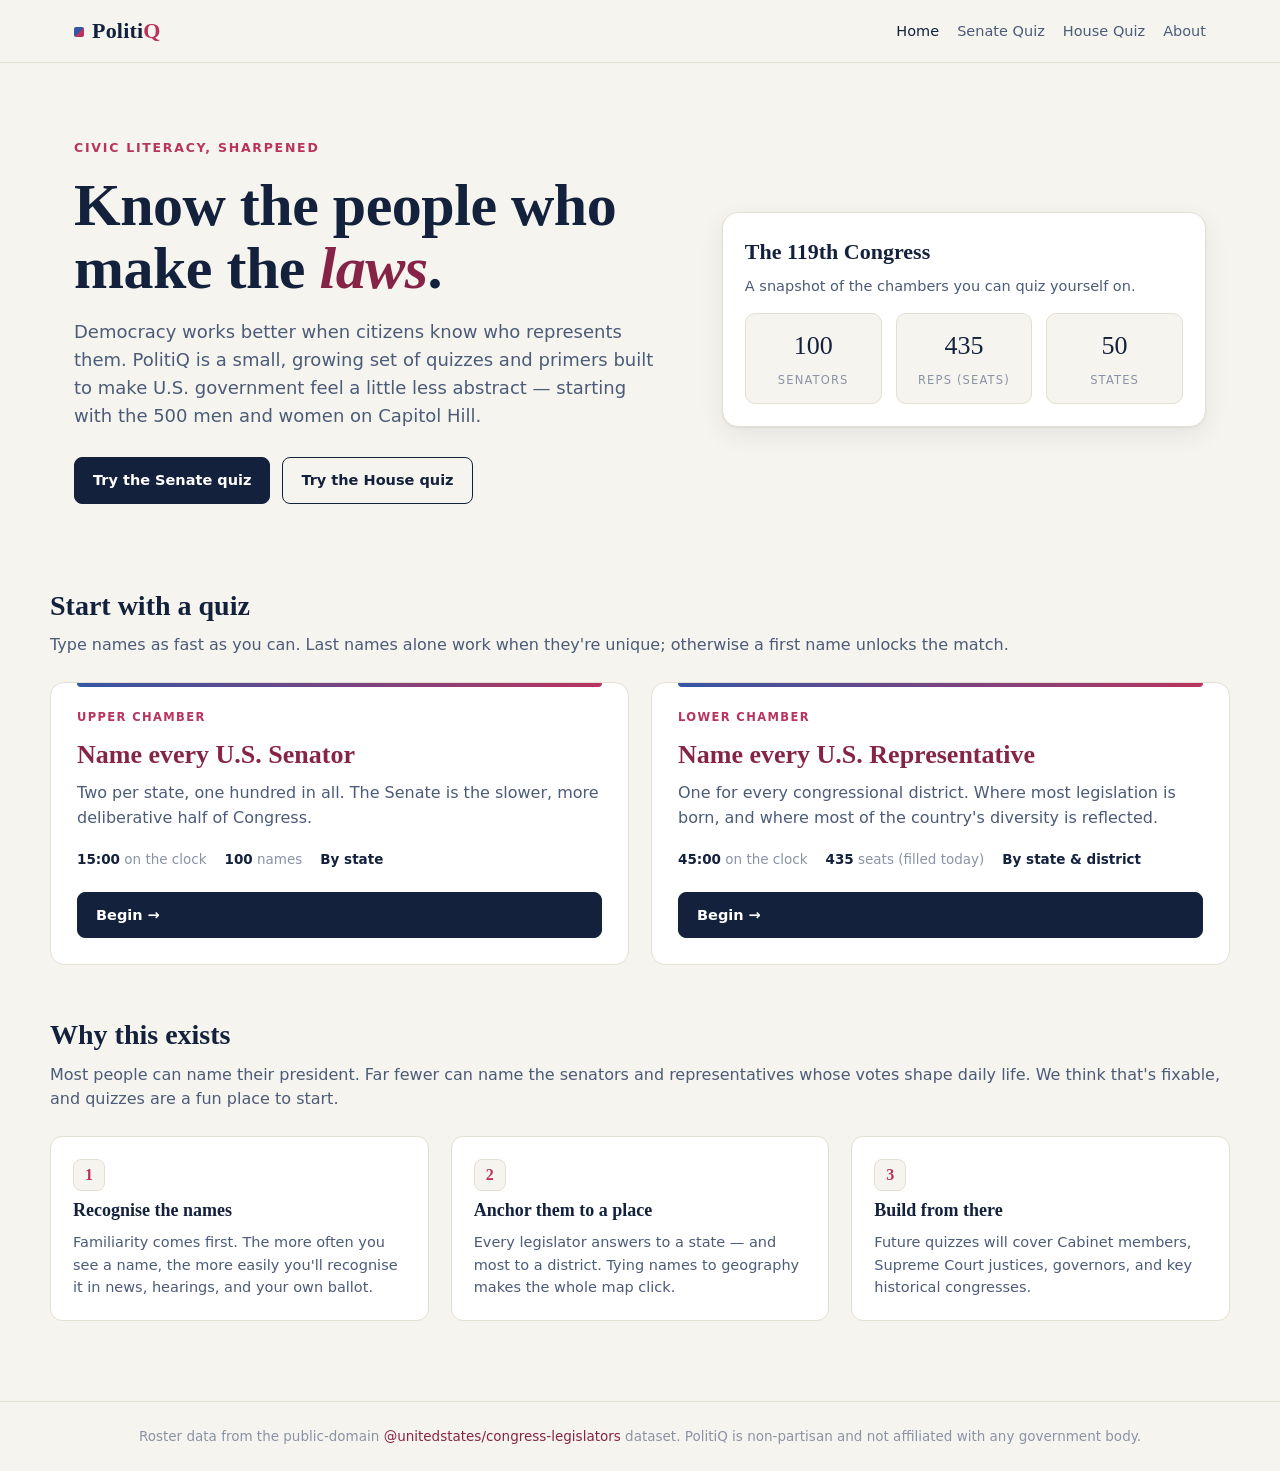
<file: index.html>
<!DOCTYPE html>
<html lang="en">
<head>
  <meta charset="utf-8" />
  <meta name="viewport" content="width=device-width, initial-scale=1" />
  <title>PolitiQ — Know Your Government</title>
  <meta name="description" content="Civic literacy quizzes and resources. Start by naming every U.S. Senator and Representative against the clock." />
  <link rel="stylesheet" href="assets/styles.css" />
</head>
<body>
  <header class="site-header">
    <div class="nav">
      <a href="index.html" class="brand" aria-label="PolitiQ home">
        <span class="brand-mark" aria-hidden="true"></span>
        <span class="brand-name">Politi<em>Q</em></span>
      </a>
      <nav class="nav-links" aria-label="Primary">
        <a href="index.html" class="active">Home</a>
        <a href="senators.html">Senate Quiz</a>
        <a href="house.html">House Quiz</a>
        <a href="#about">About</a>
      </nav>
    </div>
  </header>

  <main>
    <section class="hero">
      <div class="container hero-grid">
        <div>
          <span class="eyebrow">Civic literacy, sharpened</span>
          <h1>Know the people who make the <em>laws</em>.</h1>
          <p class="lead">
            Democracy works better when citizens know who represents them.
            PolitiQ is a small, growing set of quizzes and primers built to make
            U.S. government feel a little less abstract — starting with the
            500 men and women on Capitol Hill.
          </p>
          <div class="hero-actions">
            <a href="senators.html" class="btn">Try the Senate quiz</a>
            <a href="house.html" class="btn secondary">Try the House quiz</a>
          </div>
        </div>
        <aside class="hero-card" aria-label="The 119th Congress at a glance">
          <h3>The 119th Congress</h3>
          <p class="muted">A snapshot of the chambers you can quiz yourself on.</p>
          <div class="stat-row">
            <div class="stat"><span class="num">100</span><span class="label">Senators</span></div>
            <div class="stat"><span class="num">435</span><span class="label">Reps (seats)</span></div>
            <div class="stat"><span class="num">50</span><span class="label">States</span></div>
          </div>
        </aside>
      </div>
    </section>

    <section class="section container" id="quizzes">
      <h2>Start with a quiz</h2>
      <p class="sub">Type names as fast as you can. Last names alone work when they're unique; otherwise a first name unlocks the match.</p>
      <div class="cards">
        <a class="card" href="senators.html">
          <span class="accent-bar" aria-hidden="true"></span>
          <span class="tag">Upper chamber</span>
          <h3>Name every U.S. Senator</h3>
          <p>Two per state, one hundred in all. The Senate is the slower, more deliberative half of Congress.</p>
          <div class="card-meta">
            <span><strong>15:00</strong> on the clock</span>
            <span><strong>100</strong> names</span>
            <span><strong>By state</strong></span>
          </div>
          <span class="btn">Begin →</span>
        </a>
        <a class="card" href="house.html">
          <span class="accent-bar" aria-hidden="true"></span>
          <span class="tag">Lower chamber</span>
          <h3>Name every U.S. Representative</h3>
          <p>One for every congressional district. Where most legislation is born, and where most of the country's diversity is reflected.</p>
          <div class="card-meta">
            <span><strong>45:00</strong> on the clock</span>
            <span><strong>435</strong> seats (filled today)</span>
            <span><strong>By state &amp; district</strong></span>
          </div>
          <span class="btn">Begin →</span>
        </a>
      </div>
    </section>

    <section class="section container" id="about">
      <h2>Why this exists</h2>
      <p class="sub">Most people can name their president. Far fewer can name the senators and representatives whose votes shape daily life. We think that's fixable, and quizzes are a fun place to start.</p>
      <div class="pillars">
        <div class="pillar">
          <div class="icon" aria-hidden="true">1</div>
          <h4>Recognise the names</h4>
          <p>Familiarity comes first. The more often you see a name, the more easily you'll recognise it in news, hearings, and your own ballot.</p>
        </div>
        <div class="pillar">
          <div class="icon" aria-hidden="true">2</div>
          <h4>Anchor them to a place</h4>
          <p>Every legislator answers to a state — and most to a district. Tying names to geography makes the whole map click.</p>
        </div>
        <div class="pillar">
          <div class="icon" aria-hidden="true">3</div>
          <h4>Build from there</h4>
          <p>Future quizzes will cover Cabinet members, Supreme Court justices, governors, and key historical congresses.</p>
        </div>
      </div>
    </section>
  </main>

  <footer class="site-footer">
    <div class="container">
      Roster data from the public-domain
      <a href="https://github.com/unitedstates/congress-legislators" target="_blank" rel="noopener">@unitedstates/congress-legislators</a> dataset.
      PolitiQ is non-partisan and not affiliated with any government body.
    </div>
  </footer>
</body>
</html>
</file>
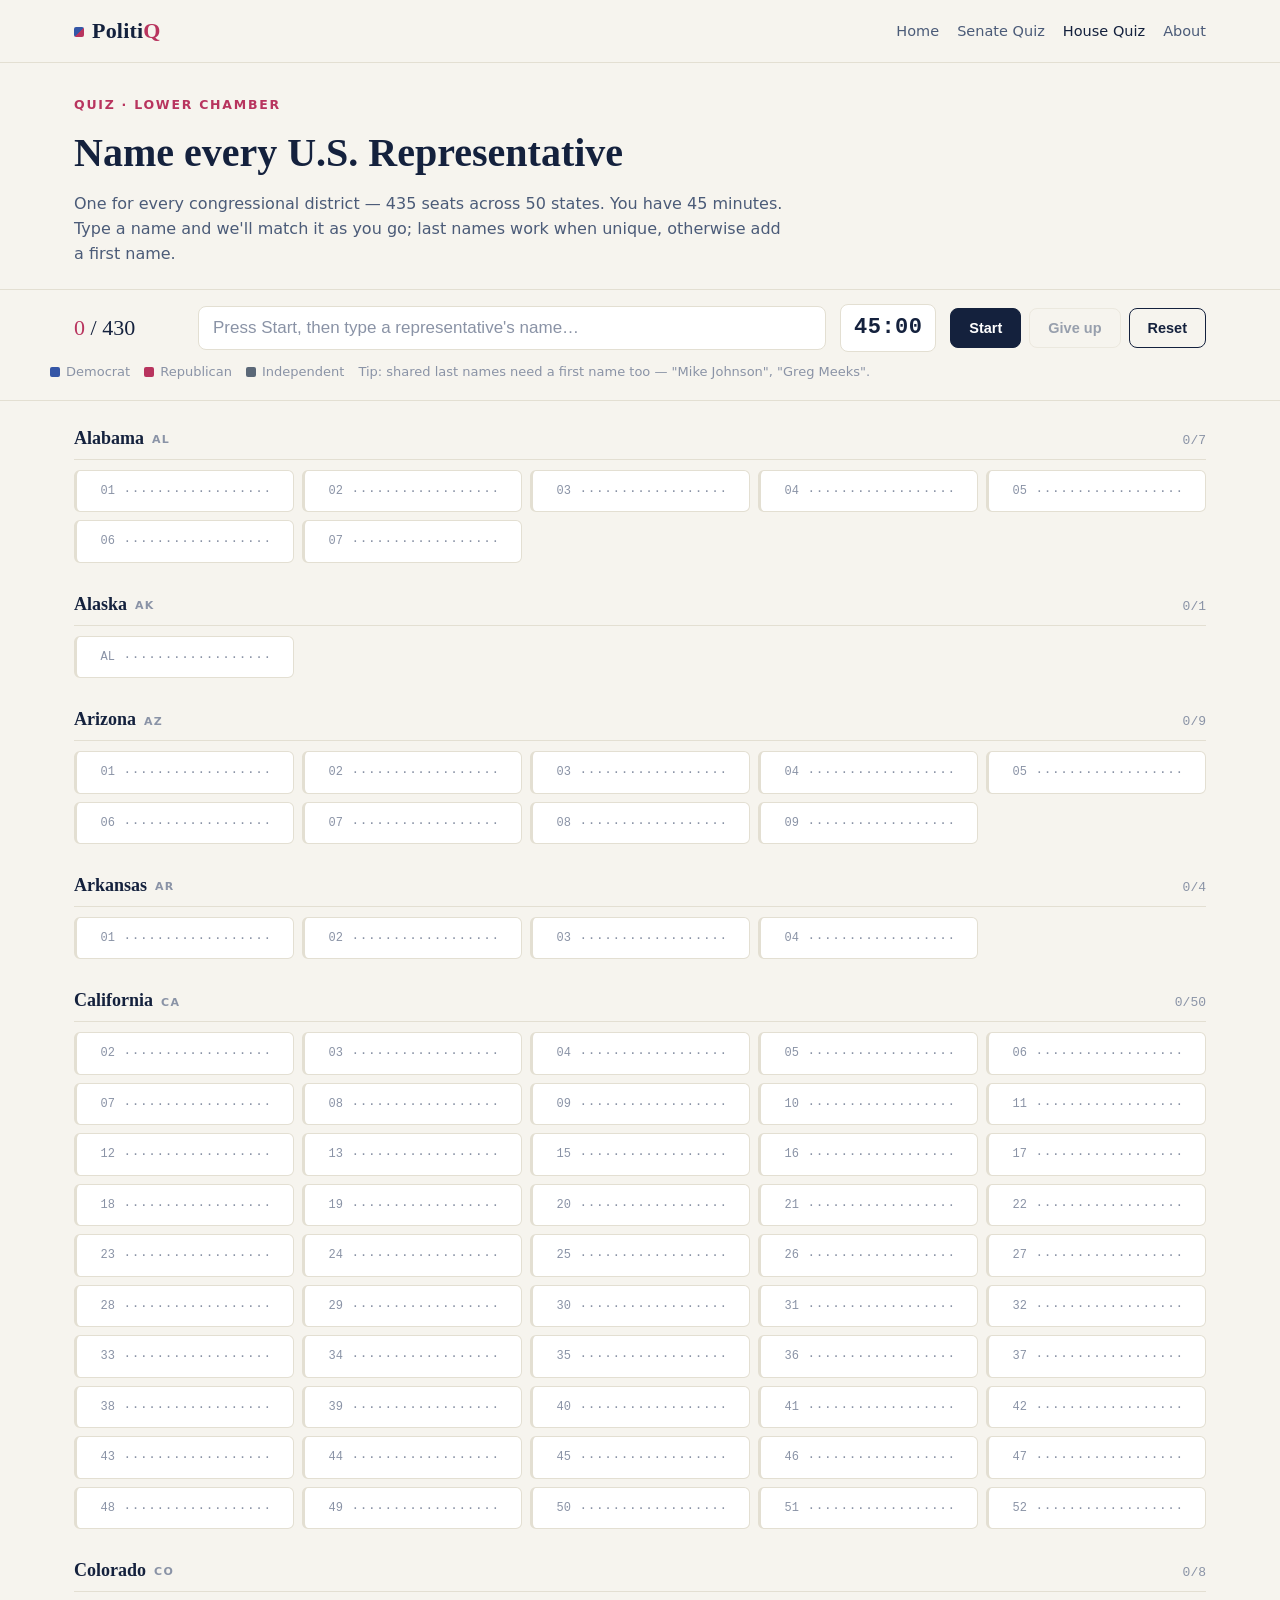
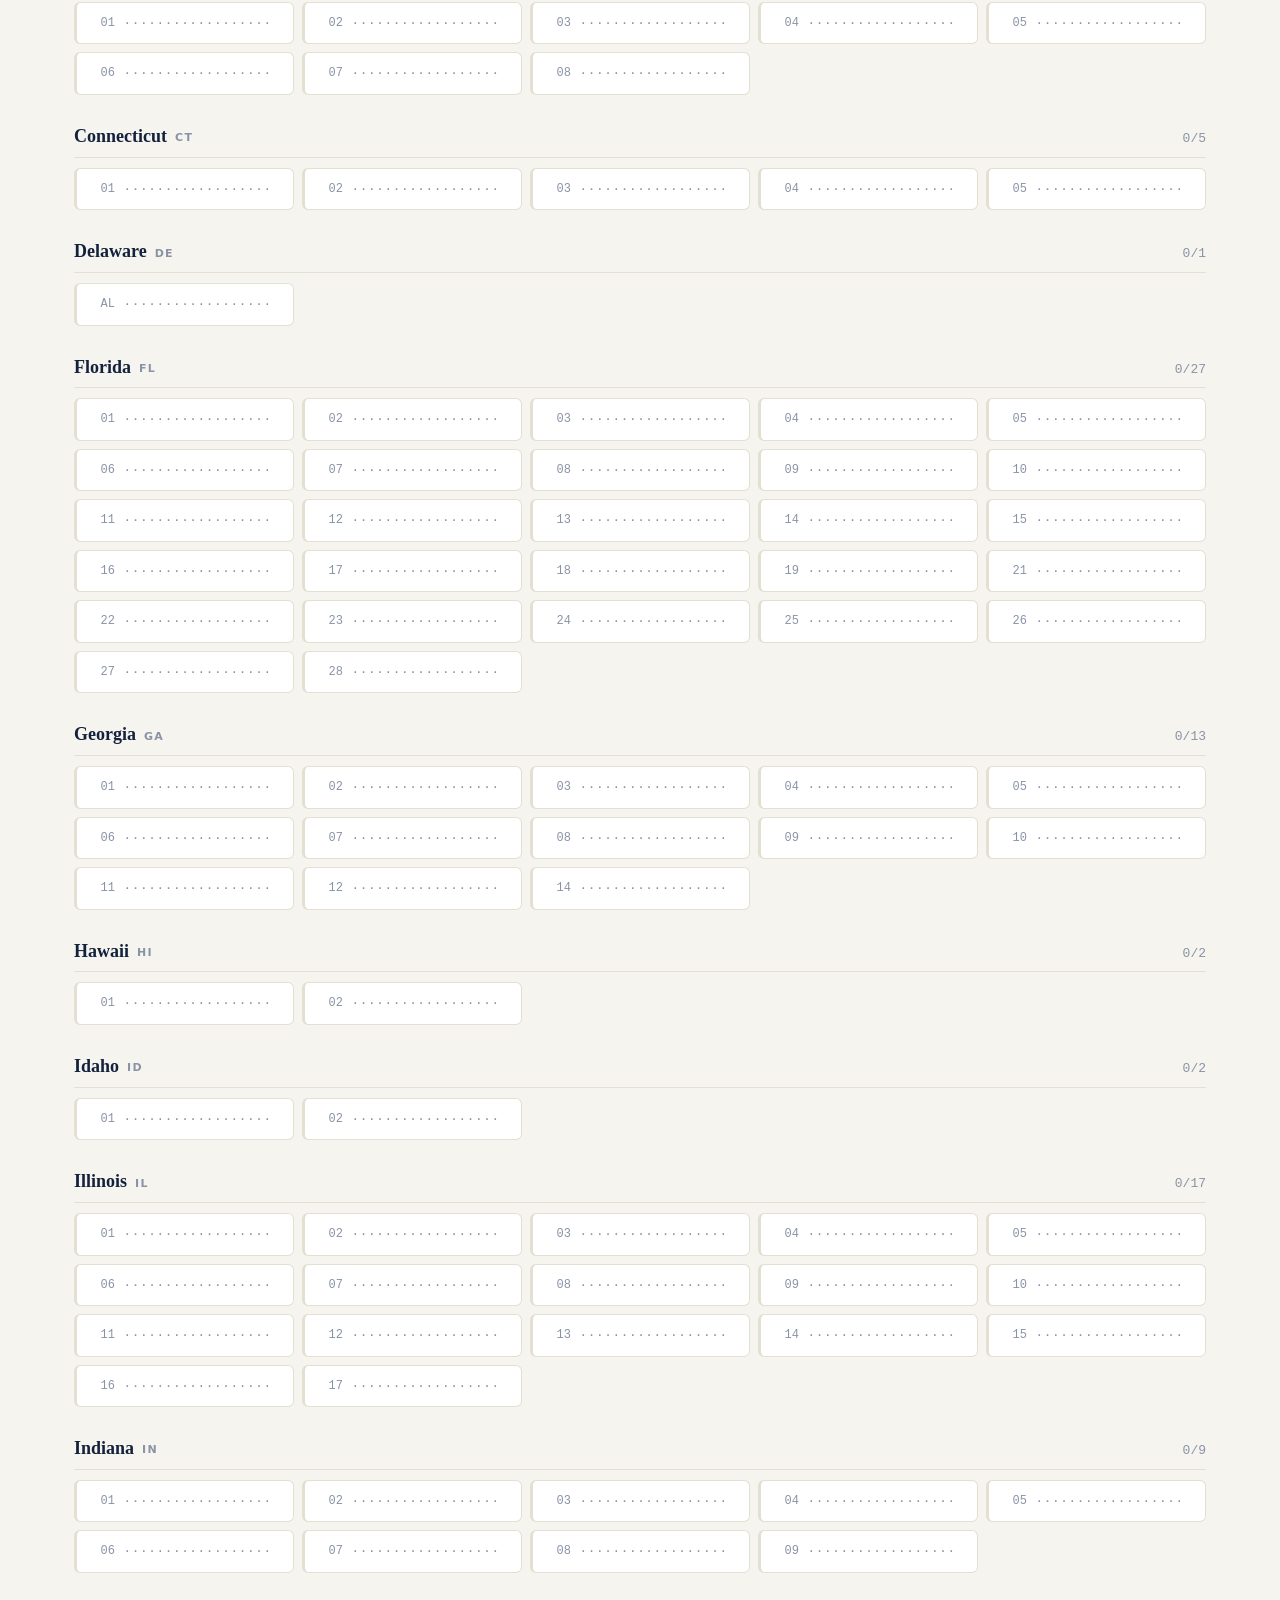
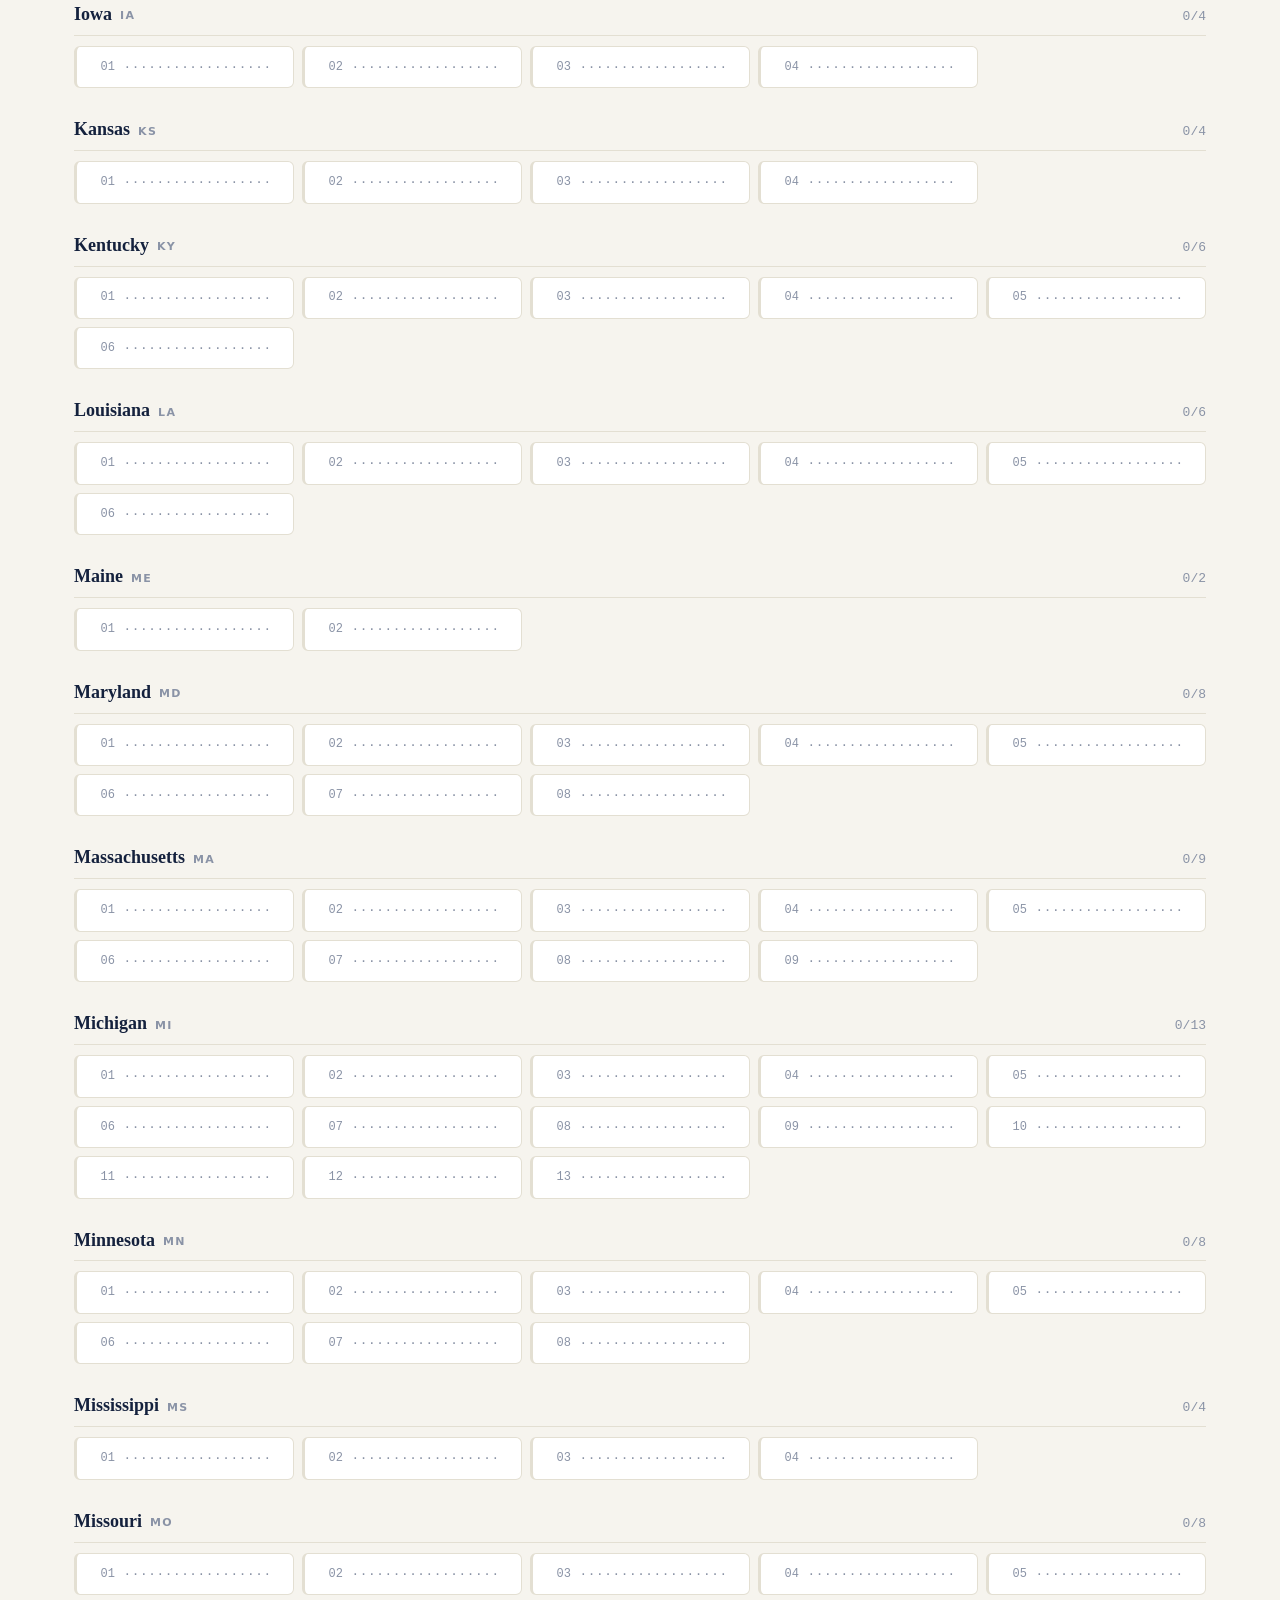
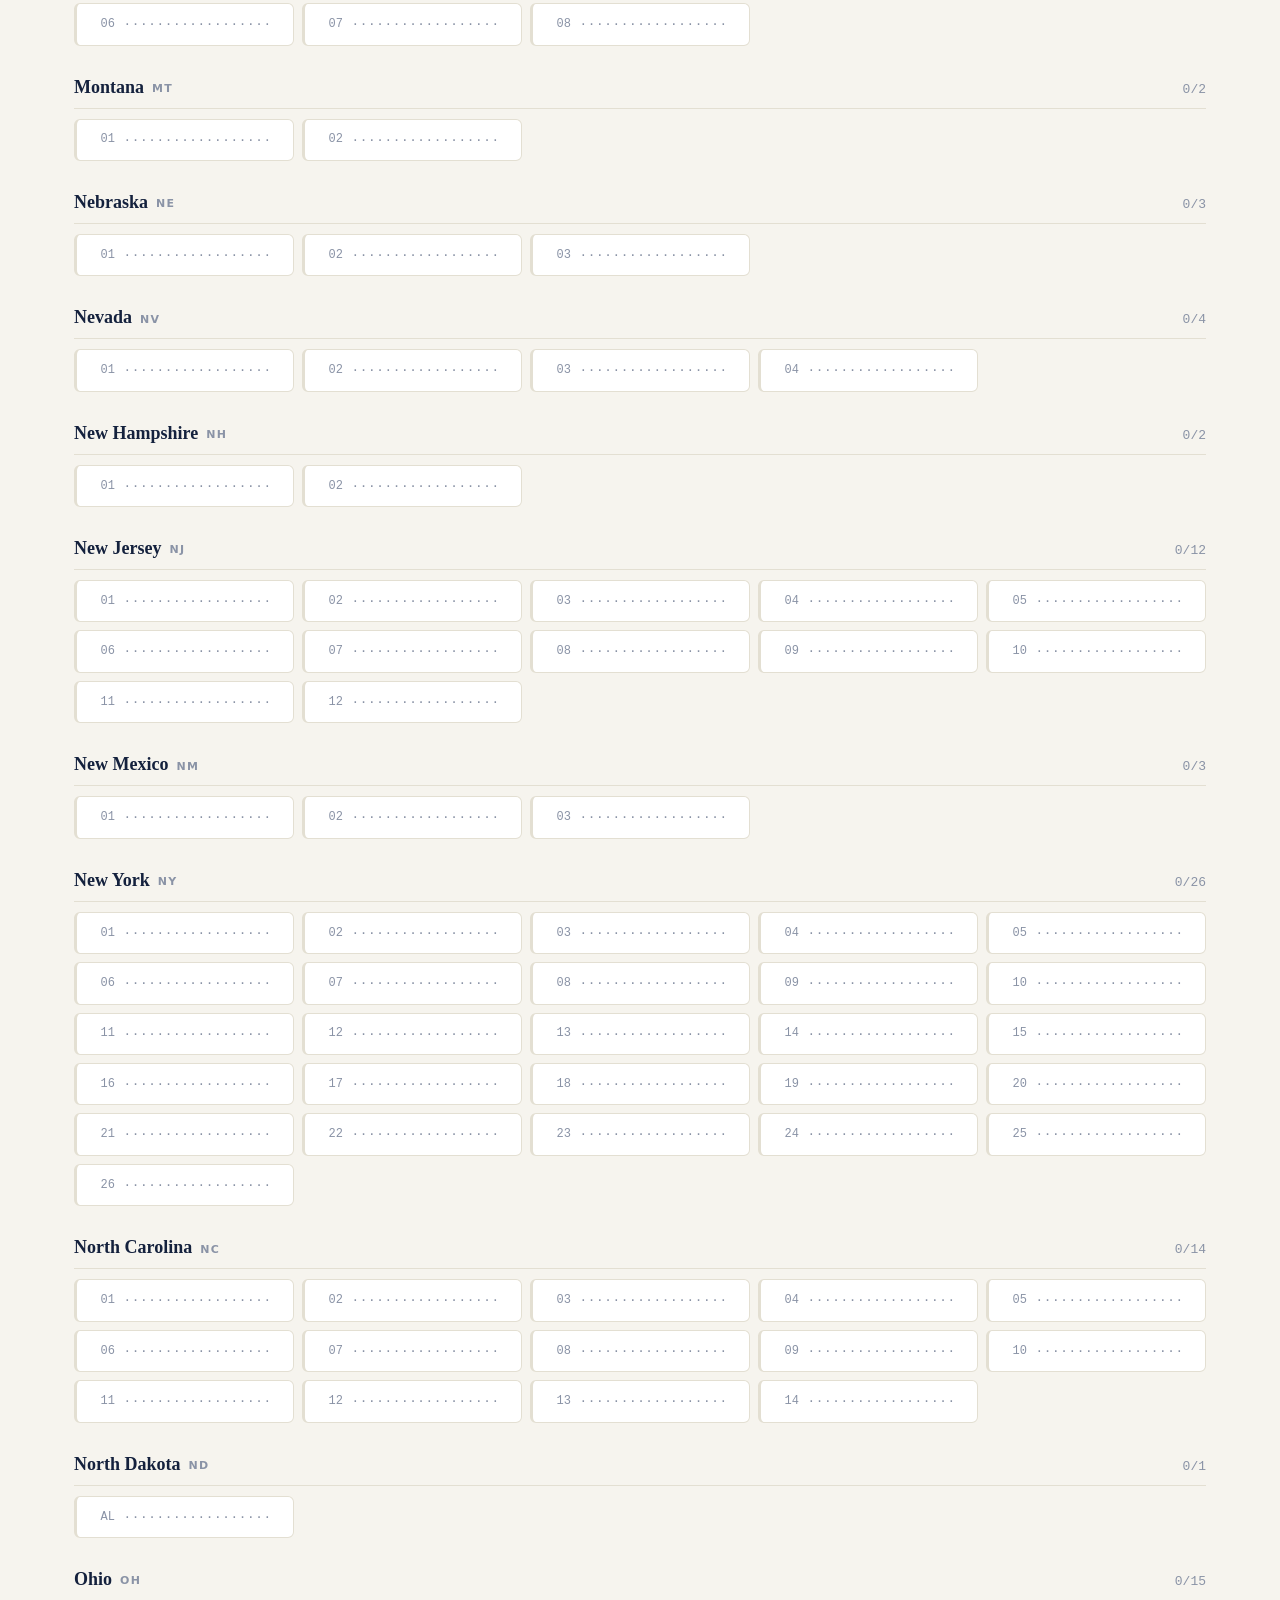
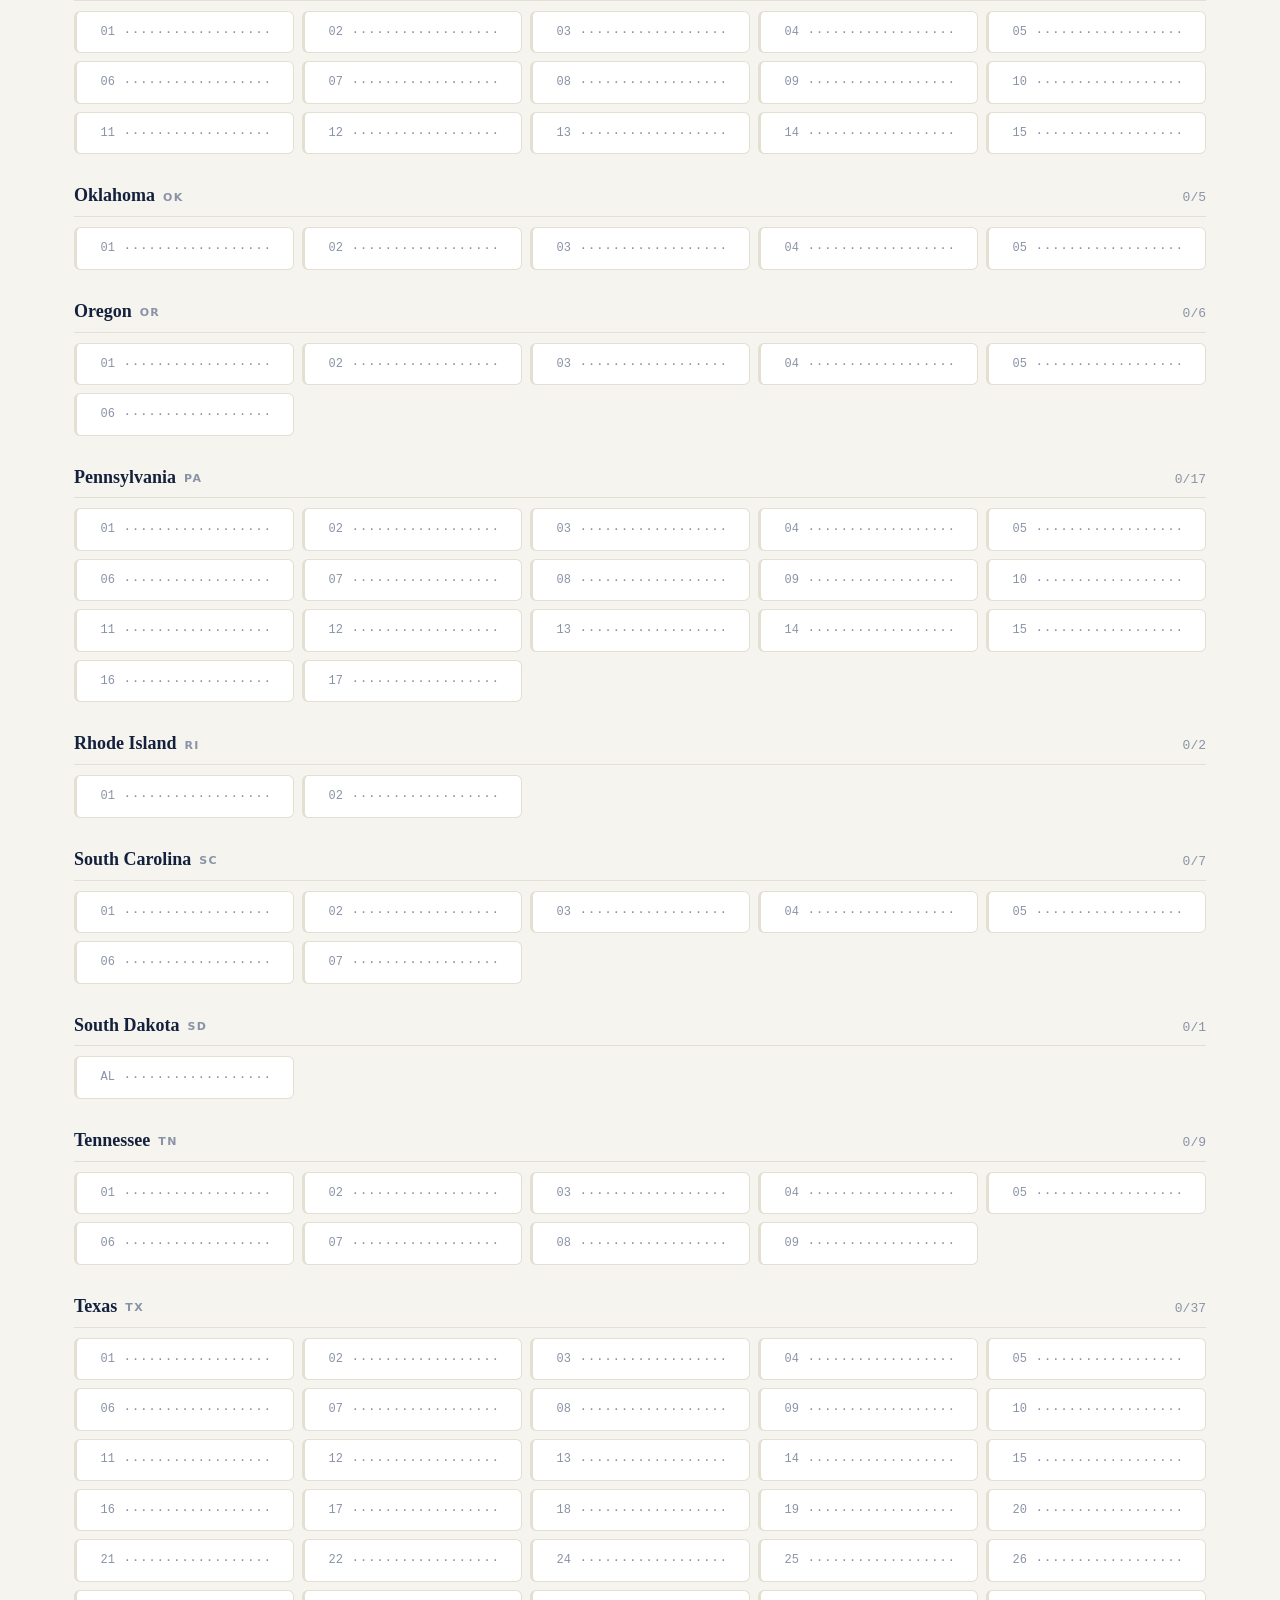
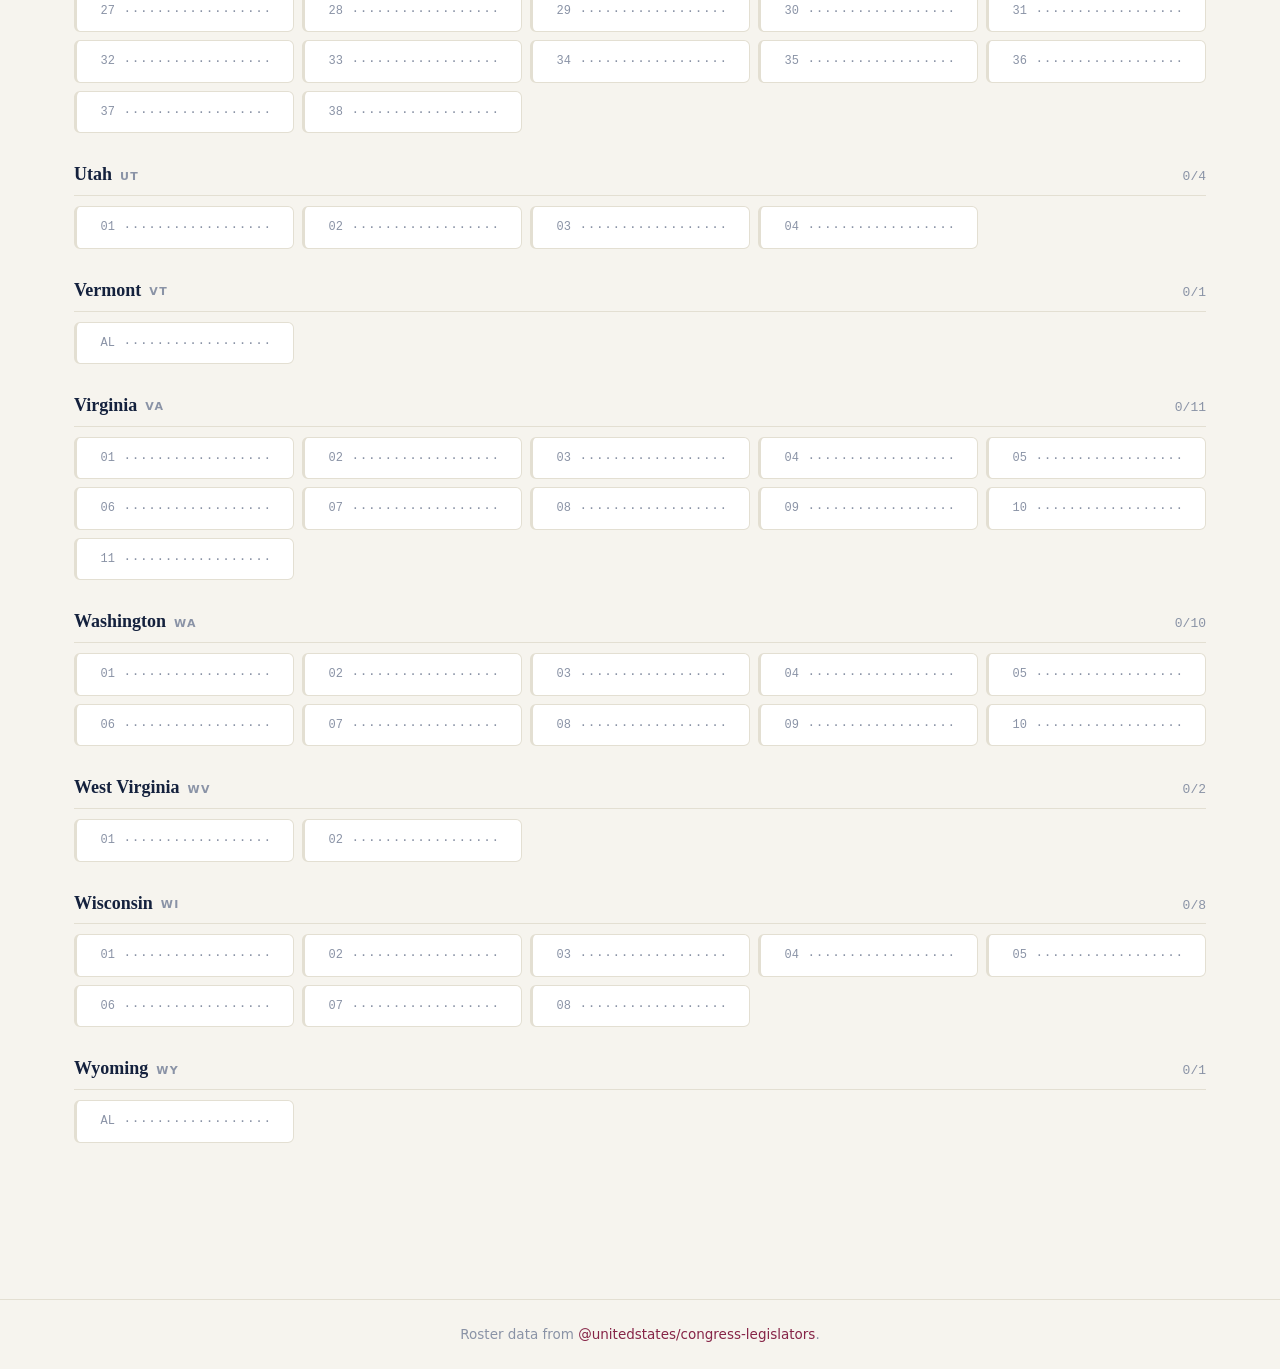
<file: house.html>
<!DOCTYPE html>
<html lang="en">
<head>
  <meta charset="utf-8" />
  <meta name="viewport" content="width=device-width, initial-scale=1" />
  <title>House Quiz — PolitiQ</title>
  <meta name="description" content="Name every current U.S. Representative in 45 minutes." />
  <link rel="stylesheet" href="assets/styles.css" />
</head>
<body>
  <header class="site-header">
    <div class="nav">
      <a href="index.html" class="brand" aria-label="PolitiQ home">
        <span class="brand-mark" aria-hidden="true"></span>
        <span class="brand-name">Politi<em>Q</em></span>
      </a>
      <nav class="nav-links" aria-label="Primary">
        <a href="index.html">Home</a>
        <a href="senators.html">Senate Quiz</a>
        <a href="house.html" class="active">House Quiz</a>
        <a href="index.html#about">About</a>
      </nav>
    </div>
  </header>

  <main>
    <section class="quiz-head">
      <div class="container">
        <span class="eyebrow">Quiz · Lower chamber</span>
        <h1>Name every U.S. Representative</h1>
        <p>One for every congressional district — 435 seats across 50 states. You have 45 minutes. Type a name and we'll match it as you go; last names work when unique, otherwise add a first name.</p>
      </div>
    </section>

    <section class="quiz-bar">
      <div class="container quiz-bar-inner">
        <div class="score" aria-live="polite"><em id="score">0</em> / <span id="total">435</span></div>
        <input id="quiz-input" class="quiz-input" type="text" autocomplete="off" autocorrect="off" autocapitalize="off" spellcheck="false" placeholder="Press Start, then type a representative's name…" disabled />
        <div class="timer" id="timer" aria-live="off">45:00</div>
        <div class="quiz-actions">
          <button id="btn-start" class="btn">Start</button>
          <button id="btn-giveup" class="btn ghost" disabled>Give up</button>
          <button id="btn-reset" class="btn secondary">Reset</button>
        </div>
      </div>
      <div class="container quiz-meta">
        <span class="legend"><span class="swatch d"></span>Democrat</span>
        <span class="legend"><span class="swatch r"></span>Republican</span>
        <span class="legend"><span class="swatch i"></span>Independent</span>
        <span>Tip: shared last names need a first name too — "Mike Johnson", "Greg Meeks".</span>
      </div>
    </section>

    <section class="quiz-board">
      <div class="container" id="board"></div>
    </section>
  </main>

  <div class="modal-backdrop" id="modal-backdrop" role="dialog" aria-modal="true" aria-labelledby="modal-title">
    <div class="modal">
      <h2 id="modal-title">Time's up.</h2>
      <p class="big" id="modal-big">0 / 435</p>
      <p id="modal-sub">Review the names below and try again.</p>
      <div class="modal-actions">
        <button class="btn secondary" id="modal-close">Review board</button>
        <a class="btn" href="senators.html">Try the Senate quiz →</a>
      </div>
    </div>
  </div>

  <footer class="site-footer">
    <div class="container">
      Roster data from
      <a href="https://github.com/unitedstates/congress-legislators" target="_blank" rel="noopener">@unitedstates/congress-legislators</a>.
    </div>
  </footer>

  <script src="assets/data/house.js"></script>
  <script src="assets/quiz.js"></script>
  <script>
    initQuiz({ data: window.HOUSE_DATA, minutes: 45, showDistrict: true });
  </script>
</body>
</html>
</file>
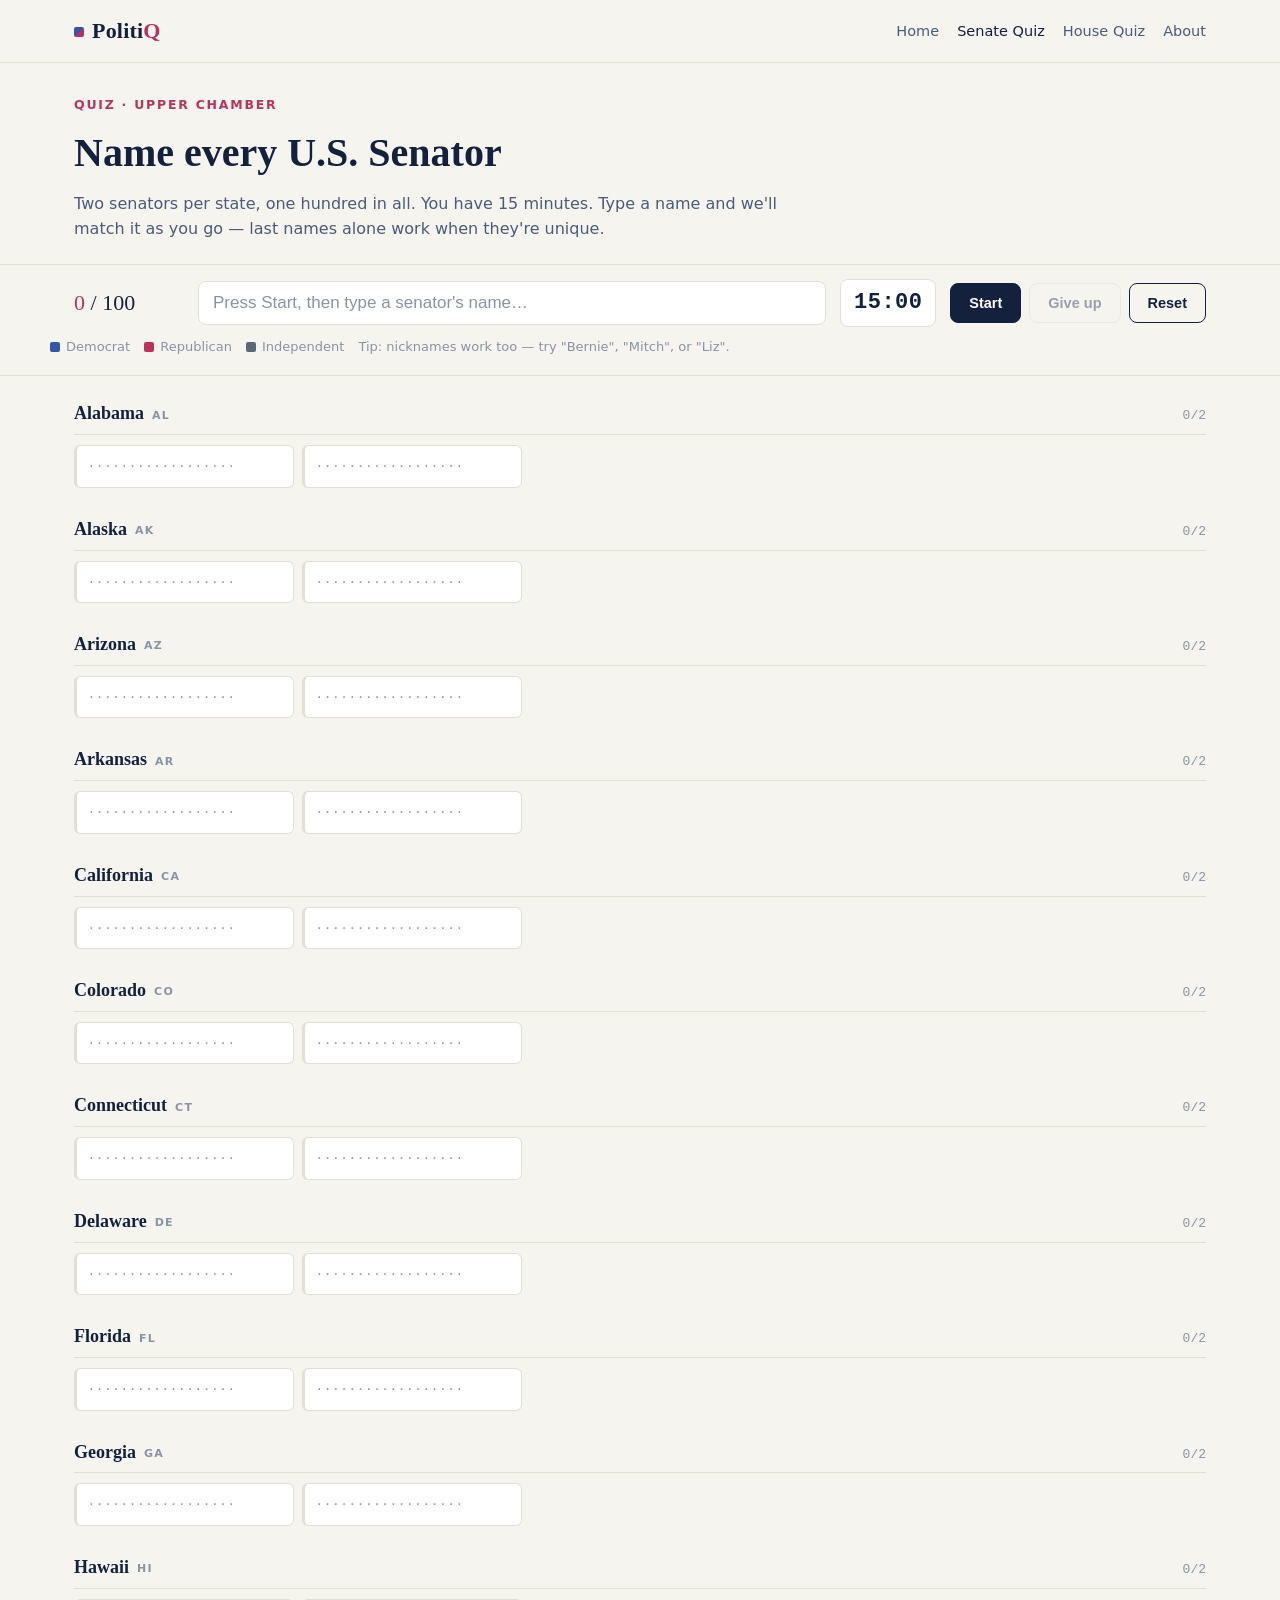
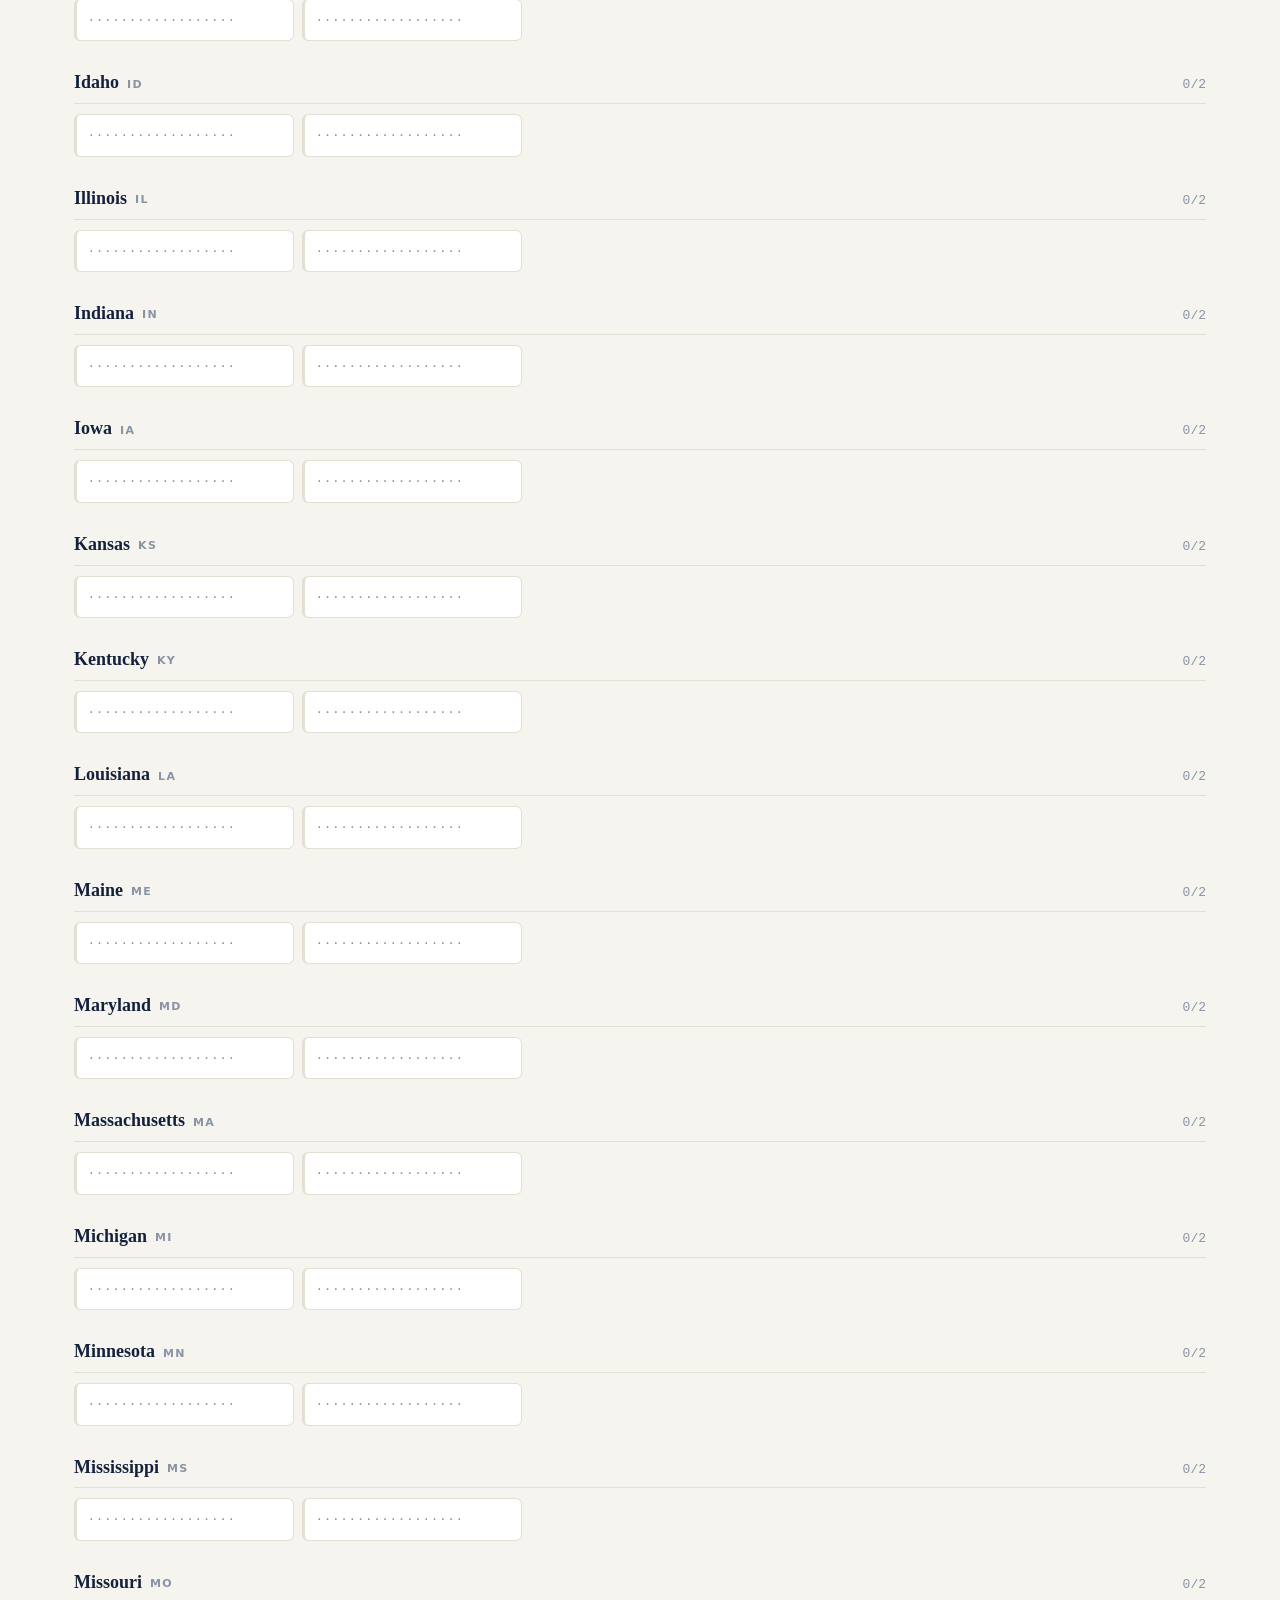
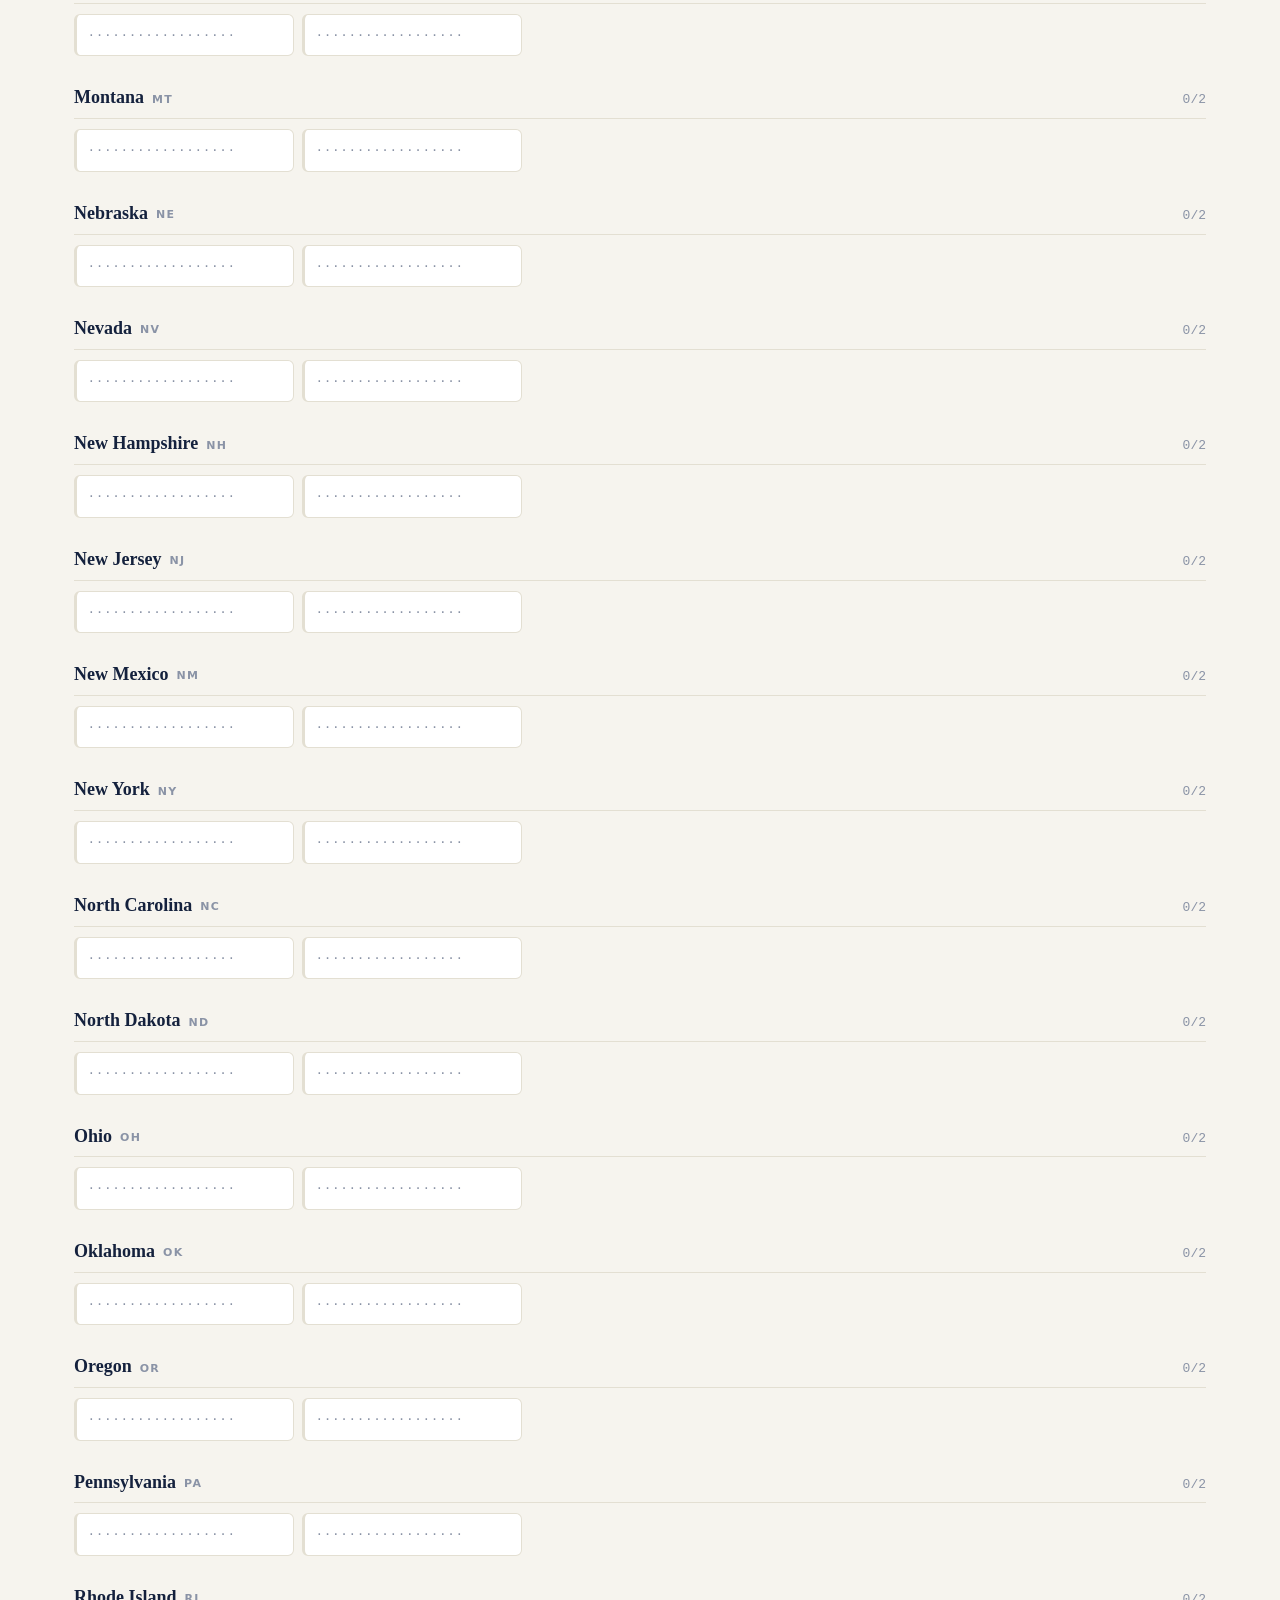
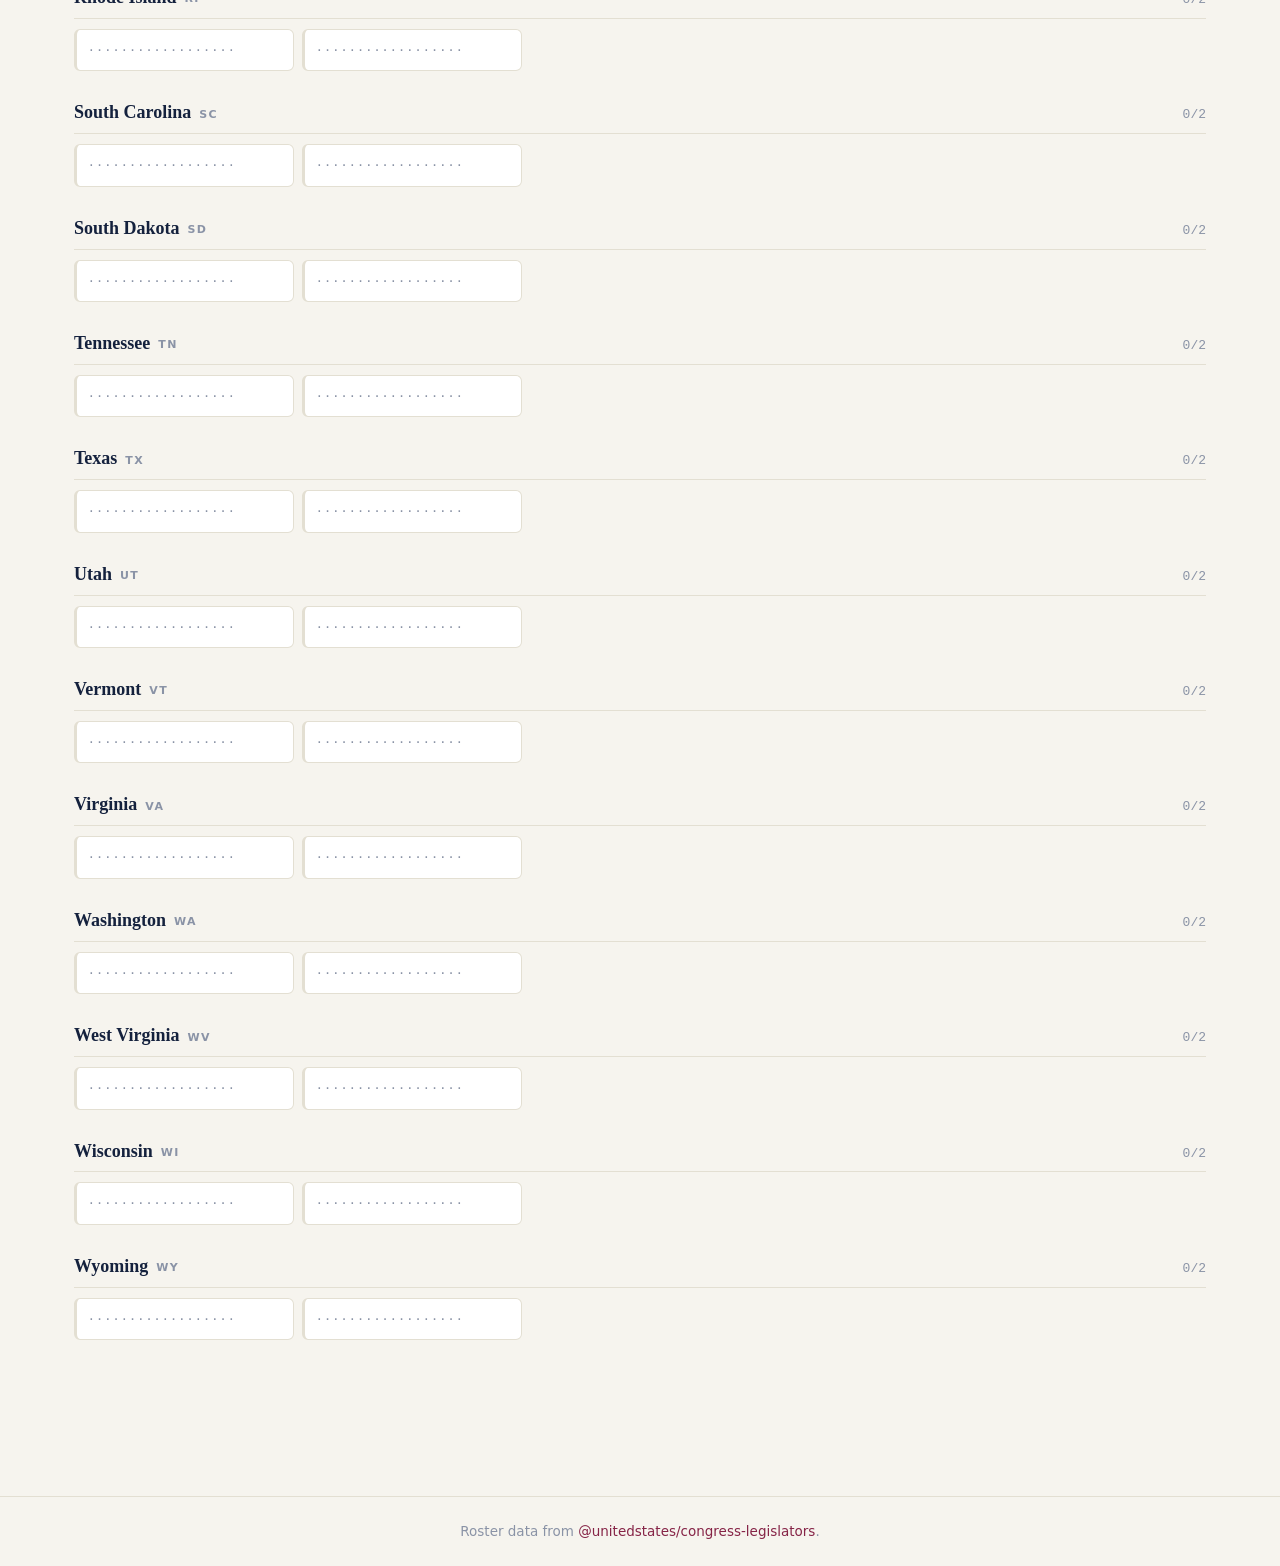
<file: senators.html>
<!DOCTYPE html>
<html lang="en">
<head>
  <meta charset="utf-8" />
  <meta name="viewport" content="width=device-width, initial-scale=1" />
  <title>Senate Quiz — PolitiQ</title>
  <meta name="description" content="Name every current U.S. Senator in 15 minutes." />
  <link rel="stylesheet" href="assets/styles.css" />
</head>
<body>
  <header class="site-header">
    <div class="nav">
      <a href="index.html" class="brand" aria-label="PolitiQ home">
        <span class="brand-mark" aria-hidden="true"></span>
        <span class="brand-name">Politi<em>Q</em></span>
      </a>
      <nav class="nav-links" aria-label="Primary">
        <a href="index.html">Home</a>
        <a href="senators.html" class="active">Senate Quiz</a>
        <a href="house.html">House Quiz</a>
        <a href="index.html#about">About</a>
      </nav>
    </div>
  </header>

  <main>
    <section class="quiz-head">
      <div class="container">
        <span class="eyebrow">Quiz · Upper chamber</span>
        <h1>Name every U.S. Senator</h1>
        <p>Two senators per state, one hundred in all. You have 15 minutes. Type a name and we'll match it as you go — last names alone work when they're unique.</p>
      </div>
    </section>

    <section class="quiz-bar">
      <div class="container quiz-bar-inner">
        <div class="score" aria-live="polite"><em id="score">0</em> / <span id="total">100</span></div>
        <input id="quiz-input" class="quiz-input" type="text" autocomplete="off" autocorrect="off" autocapitalize="off" spellcheck="false" placeholder="Press Start, then type a senator's name…" disabled />
        <div class="timer" id="timer" aria-live="off">15:00</div>
        <div class="quiz-actions">
          <button id="btn-start" class="btn">Start</button>
          <button id="btn-giveup" class="btn ghost" disabled>Give up</button>
          <button id="btn-reset" class="btn secondary">Reset</button>
        </div>
      </div>
      <div class="container quiz-meta">
        <span class="legend"><span class="swatch d"></span>Democrat</span>
        <span class="legend"><span class="swatch r"></span>Republican</span>
        <span class="legend"><span class="swatch i"></span>Independent</span>
        <span>Tip: nicknames work too — try "Bernie", "Mitch", or "Liz".</span>
      </div>
    </section>

    <section class="quiz-board">
      <div class="container" id="board"></div>
    </section>
  </main>

  <div class="modal-backdrop" id="modal-backdrop" role="dialog" aria-modal="true" aria-labelledby="modal-title">
    <div class="modal">
      <h2 id="modal-title">Time's up.</h2>
      <p class="big" id="modal-big">0 / 100</p>
      <p id="modal-sub">Review the names below and try again.</p>
      <div class="modal-actions">
        <button class="btn secondary" id="modal-close">Review board</button>
        <a class="btn" href="house.html">Try the House quiz →</a>
      </div>
    </div>
  </div>

  <footer class="site-footer">
    <div class="container">
      Roster data from
      <a href="https://github.com/unitedstates/congress-legislators" target="_blank" rel="noopener">@unitedstates/congress-legislators</a>.
    </div>
  </footer>

  <script src="assets/data/senators.js"></script>
  <script src="assets/quiz.js"></script>
  <script>
    initQuiz({ data: window.SENATE_DATA, minutes: 15, showDistrict: false });
  </script>
</body>
</html>
</file>
<file: assets/styles.css>
:root {
  --bg: #f6f4ee;
  --surface: #ffffff;
  --ink: #14213d;
  --ink-soft: #4b5b78;
  --muted: #8a93a6;
  --line: #e3dfd2;
  --accent: #b8345e;
  --accent-deep: #862447;
  --gold: #c9a14a;
  --d: #3556a6;
  --r: #b8345e;
  --i: #5b6878;
  --shadow: 0 1px 2px rgba(20, 33, 61, .06), 0 8px 24px rgba(20, 33, 61, .08);
  --radius: 10px;
  --font-sans: ui-sans-serif, system-ui, -apple-system, "Segoe UI", Roboto, "Helvetica Neue", Arial, sans-serif;
  --font-serif: "Iowan Old Style", "Palatino Linotype", Palatino, Georgia, serif;
}

* { box-sizing: border-box; }

html, body {
  margin: 0;
  padding: 0;
  background: var(--bg);
  color: var(--ink);
  font-family: var(--font-sans);
  font-size: 16px;
  line-height: 1.55;
}

a { color: var(--accent-deep); text-decoration: none; }
a:hover { text-decoration: underline; }

/* ---------- Site chrome ---------- */
.site-header {
  position: sticky;
  top: 0;
  z-index: 10;
  background: var(--bg);
  border-bottom: 1px solid var(--line);
}
.nav {
  max-width: 1180px;
  margin: 0 auto;
  padding: 14px 24px;
  display: flex;
  align-items: center;
  justify-content: space-between;
  gap: 16px;
}
.brand {
  display: inline-flex;
  align-items: baseline;
  gap: 8px;
  font-family: var(--font-serif);
  font-size: 22px;
  letter-spacing: .2px;
  color: var(--ink);
}
.brand-mark {
  display: inline-block;
  width: 10px;
  height: 10px;
  border-radius: 2px;
  background: linear-gradient(135deg, var(--d) 0 50%, var(--r) 50% 100%);
  transform: translateY(-1px);
}
.brand-name { font-weight: 600; }
.brand-name em { font-style: normal; color: var(--accent); }
.nav-links { display: flex; gap: 18px; }
.nav-links a {
  color: var(--ink-soft);
  font-size: 14.5px;
  font-weight: 500;
}
.nav-links a.active { color: var(--ink); }

.site-footer {
  border-top: 1px solid var(--line);
  margin-top: 64px;
  padding: 24px;
  text-align: center;
  color: var(--muted);
  font-size: 13.5px;
}

/* ---------- Generic ---------- */
.container {
  max-width: 1180px;
  margin: 0 auto;
  padding: 0 24px;
}

.btn {
  display: inline-flex;
  align-items: center;
  gap: 8px;
  padding: 11px 18px;
  border: 1px solid var(--ink);
  background: var(--ink);
  color: #fff;
  border-radius: 8px;
  font-weight: 600;
  font-size: 14.5px;
  cursor: pointer;
  transition: transform .04s ease, background .15s ease, color .15s ease;
}
.btn:hover { background: #0d1730; }
.btn:active { transform: translateY(1px); }
.btn.secondary {
  background: transparent;
  color: var(--ink);
}
.btn.secondary:hover { background: var(--ink); color: #fff; }
.btn.ghost {
  background: transparent;
  color: var(--ink-soft);
  border-color: var(--line);
}
.btn.ghost:hover { color: var(--ink); border-color: var(--ink-soft); }
.btn[disabled] { opacity: .55; cursor: not-allowed; }

/* ---------- Home: hero ---------- */
.hero {
  padding: 72px 0 48px;
}
.hero-grid {
  display: grid;
  grid-template-columns: 1.1fr .9fr;
  gap: 56px;
  align-items: center;
}
.eyebrow {
  text-transform: uppercase;
  letter-spacing: .14em;
  font-size: 12.5px;
  color: var(--accent);
  font-weight: 700;
}
.hero h1 {
  font-family: var(--font-serif);
  font-size: clamp(38px, 5.4vw, 60px);
  line-height: 1.05;
  margin: 14px 0 18px;
  letter-spacing: -.5px;
}
.hero h1 em { font-style: italic; color: var(--accent-deep); }
.hero p.lead {
  font-size: 18px;
  color: var(--ink-soft);
  max-width: 56ch;
  margin: 0 0 28px;
}
.hero-actions { display: flex; gap: 12px; flex-wrap: wrap; }

.hero-card {
  background: var(--surface);
  border: 1px solid var(--line);
  border-radius: 16px;
  padding: 22px;
  box-shadow: var(--shadow);
}
.hero-card h3 {
  margin: 0 0 6px;
  font-family: var(--font-serif);
  font-size: 22px;
}
.hero-card .muted { color: var(--ink-soft); margin: 0 0 16px; font-size: 14.5px; }
.stat-row { display: grid; grid-template-columns: repeat(3, 1fr); gap: 14px; }
.stat {
  background: var(--bg);
  border: 1px solid var(--line);
  border-radius: 10px;
  padding: 12px;
  text-align: center;
}
.stat .num {
  font-family: var(--font-serif);
  font-size: 26px;
  color: var(--ink);
  display: block;
}
.stat .label {
  font-size: 11.5px;
  color: var(--muted);
  text-transform: uppercase;
  letter-spacing: .1em;
}

/* ---------- Home: quiz cards ---------- */
.section {
  padding: 32px 0 16px;
}
.section h2 {
  font-family: var(--font-serif);
  font-size: 28px;
  margin: 0 0 6px;
}
.section .sub {
  color: var(--ink-soft);
  margin: 0 0 24px;
}
.cards {
  display: grid;
  grid-template-columns: repeat(2, 1fr);
  gap: 22px;
}
.card {
  position: relative;
  display: flex;
  flex-direction: column;
  background: var(--surface);
  border: 1px solid var(--line);
  border-radius: 14px;
  padding: 26px;
  transition: transform .12s ease, box-shadow .12s ease, border-color .12s ease;
}
.card:hover {
  transform: translateY(-2px);
  box-shadow: var(--shadow);
  border-color: var(--ink-soft);
}
.card .accent-bar {
  position: absolute;
  top: 0;
  left: 26px;
  right: 26px;
  height: 4px;
  border-radius: 0 0 4px 4px;
  background: linear-gradient(90deg, var(--d), var(--r));
}
.card .tag {
  display: inline-block;
  font-size: 11.5px;
  letter-spacing: .12em;
  text-transform: uppercase;
  color: var(--accent);
  font-weight: 700;
  margin-bottom: 8px;
}
.card h3 {
  font-family: var(--font-serif);
  font-size: 26px;
  margin: 0 0 6px;
}
.card p { color: var(--ink-soft); margin: 0 0 18px; }
.card-meta {
  display: flex;
  gap: 18px;
  margin-bottom: 22px;
  color: var(--muted);
  font-size: 13.5px;
}
.card-meta span strong { color: var(--ink); }

/* ---------- About strip ---------- */
.pillars {
  display: grid;
  grid-template-columns: repeat(3, 1fr);
  gap: 22px;
  margin-top: 12px;
}
.pillar {
  background: var(--surface);
  border: 1px solid var(--line);
  border-radius: 12px;
  padding: 22px;
}
.pillar h4 { margin: 6px 0 6px; font-family: var(--font-serif); font-size: 18px; }
.pillar p { margin: 0; color: var(--ink-soft); font-size: 14.5px; }
.pillar .icon {
  width: 32px;
  height: 32px;
  border-radius: 8px;
  background: var(--bg);
  border: 1px solid var(--line);
  display: grid;
  place-items: center;
  font-family: var(--font-serif);
  font-weight: 700;
  color: var(--accent);
}

/* ---------- Quiz page ---------- */
.quiz-head {
  padding: 32px 0 16px;
  border-bottom: 1px solid var(--line);
}
.quiz-head .eyebrow { display: block; }
.quiz-head h1 {
  font-family: var(--font-serif);
  font-size: clamp(28px, 4vw, 40px);
  margin: 8px 0 8px;
}
.quiz-head p { color: var(--ink-soft); margin: 0 0 6px; max-width: 70ch; }

.quiz-bar {
  position: sticky;
  top: 56px;
  z-index: 5;
  background: var(--bg);
  border-bottom: 1px solid var(--line);
  padding: 14px 0;
}
.quiz-bar-inner {
  display: grid;
  grid-template-columns: auto 1fr auto auto;
  gap: 14px;
  align-items: center;
}
.score {
  font-family: var(--font-serif);
  font-size: 22px;
  min-width: 110px;
}
.score em { font-style: normal; color: var(--accent); }
.timer {
  font-family: ui-monospace, "SF Mono", Menlo, Consolas, monospace;
  font-size: 22px;
  font-weight: 600;
  color: var(--ink);
  letter-spacing: .5px;
  padding: 6px 10px;
  background: var(--surface);
  border: 1px solid var(--line);
  border-radius: 8px;
  min-width: 96px;
  text-align: center;
}
.timer.warning { color: var(--accent); }
.timer.danger { color: #fff; background: var(--accent); border-color: var(--accent-deep); animation: pulse 1s infinite; }
@keyframes pulse { 50% { opacity: .85; } }

.quiz-input {
  flex: 1;
  width: 100%;
  font-size: 17px;
  padding: 11px 14px;
  border-radius: 8px;
  border: 1px solid var(--line);
  background: var(--surface);
  color: var(--ink);
  outline: none;
  transition: border-color .12s, box-shadow .12s;
}
.quiz-input::placeholder { color: var(--muted); }
.quiz-input:focus {
  border-color: var(--ink);
  box-shadow: 0 0 0 3px rgba(20, 33, 61, .08);
}
.quiz-input.flash-correct {
  border-color: #2c7a4b;
  box-shadow: 0 0 0 3px rgba(44, 122, 75, .18);
}
.quiz-actions { display: flex; gap: 8px; }

.quiz-meta {
  display: flex;
  flex-wrap: wrap;
  gap: 14px;
  padding: 10px 0 4px;
  color: var(--muted);
  font-size: 13px;
}
.quiz-meta .legend {
  display: inline-flex;
  align-items: center;
  gap: 6px;
}
.swatch {
  display: inline-block;
  width: 10px;
  height: 10px;
  border-radius: 2px;
}
.swatch.d { background: var(--d); }
.swatch.r { background: var(--r); }
.swatch.i { background: var(--i); }

.quiz-board {
  padding: 24px 0 64px;
}
.state {
  margin-bottom: 28px;
}
.state-head {
  display: flex;
  align-items: baseline;
  justify-content: space-between;
  gap: 14px;
  margin-bottom: 10px;
  padding-bottom: 6px;
  border-bottom: 1px solid var(--line);
}
.state-head h3 {
  font-family: var(--font-serif);
  font-size: 18px;
  margin: 0;
}
.state-head h3 .abbr {
  display: inline-block;
  font-family: var(--font-sans);
  font-size: 11px;
  letter-spacing: .12em;
  color: var(--muted);
  margin-left: 8px;
  vertical-align: middle;
}
.state-progress {
  font-family: ui-monospace, monospace;
  font-size: 13px;
  color: var(--muted);
}
.state-progress.complete { color: #2c7a4b; }

.cells {
  display: grid;
  grid-template-columns: repeat(auto-fill, minmax(220px, 1fr));
  gap: 8px;
}
.cell {
  display: flex;
  align-items: center;
  gap: 10px;
  background: var(--surface);
  border: 1px solid var(--line);
  border-left: 3px solid var(--line);
  border-radius: 6px;
  padding: 9px 12px;
  font-size: 14.5px;
  min-height: 42px;
  transition: background .15s ease, border-color .15s ease;
}
.cell .district {
  font-family: ui-monospace, monospace;
  font-size: 12px;
  color: var(--muted);
  min-width: 26px;
  text-align: right;
}
.cell .name {
  color: var(--ink);
  font-weight: 500;
  flex: 1;
  white-space: nowrap;
  overflow: hidden;
  text-overflow: ellipsis;
}
.cell .placeholder {
  color: var(--muted);
  letter-spacing: .25em;
  flex: 1;
}
.cell.found { background: #f4f8f1; border-left-color: #2c7a4b; }
.cell.found .name { color: var(--ink); }
.cell.found.party-d { border-left-color: var(--d); }
.cell.found.party-r { border-left-color: var(--r); }
.cell.found.party-i { border-left-color: var(--i); }
.cell.revealed { background: #f7eef0; border-left-color: var(--accent); }
.cell.revealed .name { color: var(--accent-deep); }
.cell.just-found { animation: flashin .35s ease; }
@keyframes flashin {
  0% { transform: scale(.97); background: #d6eed8; }
  100% { transform: scale(1); background: #f4f8f1; }
}

/* ---------- Result modal ---------- */
.modal-backdrop {
  position: fixed;
  inset: 0;
  background: rgba(20, 33, 61, .55);
  display: none;
  align-items: center;
  justify-content: center;
  z-index: 20;
  padding: 20px;
}
.modal-backdrop.show { display: flex; }
.modal {
  background: var(--surface);
  border-radius: 14px;
  max-width: 480px;
  width: 100%;
  padding: 28px;
  box-shadow: var(--shadow);
}
.modal h2 {
  font-family: var(--font-serif);
  margin: 0 0 8px;
  font-size: 28px;
}
.modal p { color: var(--ink-soft); margin: 0 0 20px; }
.modal .modal-actions { display: flex; gap: 10px; justify-content: flex-end; }
.modal .big {
  font-family: var(--font-serif);
  font-size: 44px;
  color: var(--accent);
  margin: 0 0 4px;
}

/* ---------- Responsive ---------- */
@media (max-width: 880px) {
  .hero-grid { grid-template-columns: 1fr; gap: 32px; }
  .cards { grid-template-columns: 1fr; }
  .pillars { grid-template-columns: 1fr; }
  .quiz-bar-inner { grid-template-columns: auto 1fr; row-gap: 8px; }
  .quiz-bar-inner .quiz-input { grid-column: 1 / -1; order: 3; }
  .quiz-bar-inner .quiz-actions { grid-column: 1 / -1; order: 4; }
  .nav-links { display: none; }
}
</file>
